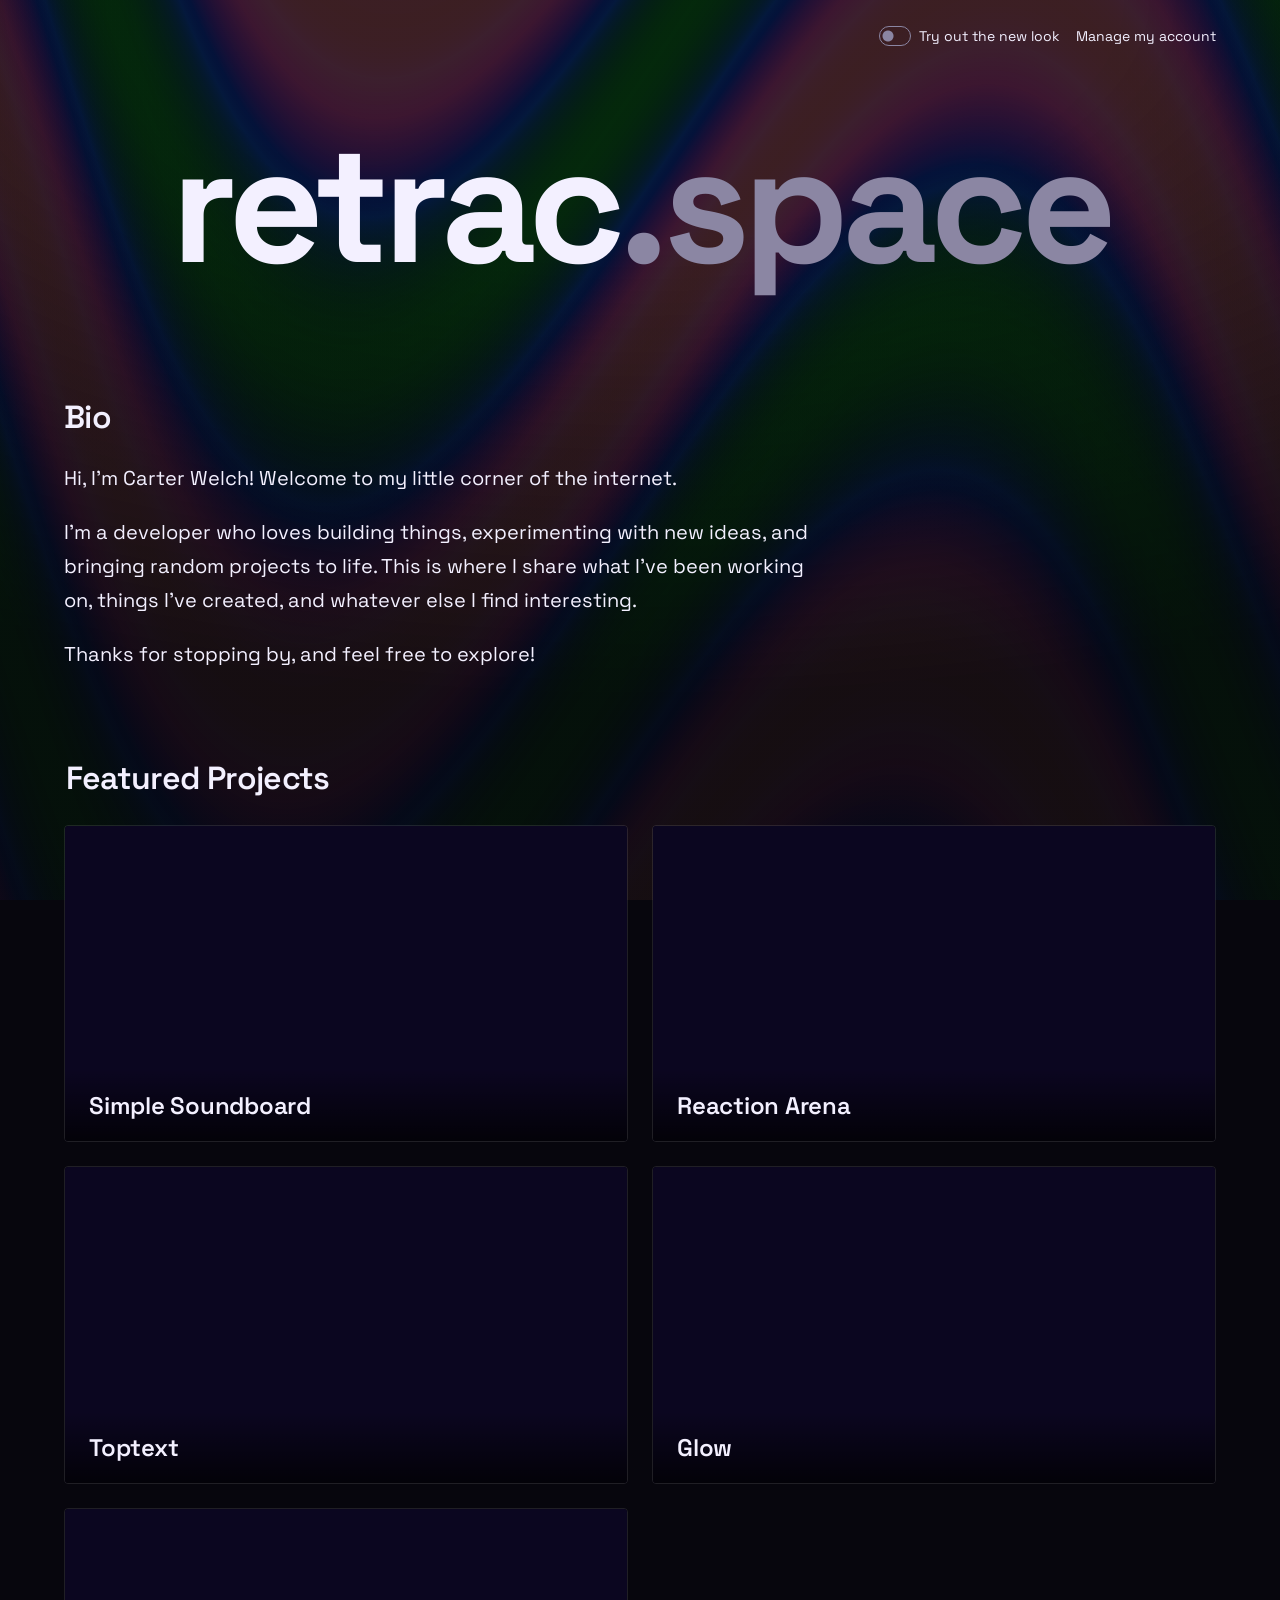
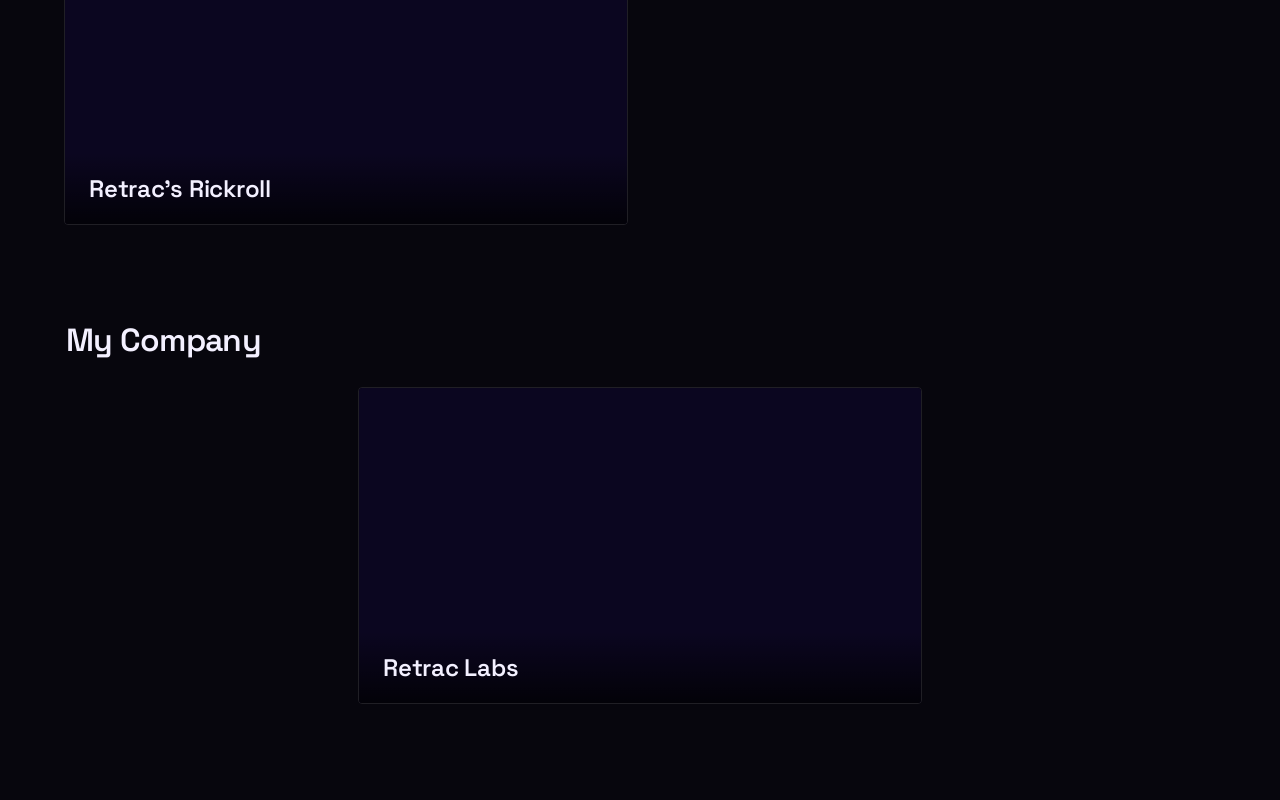
<file: index.html>
<!doctype html>
<html lang="en">
<head>
<meta charset="utf-8">
<meta name="viewport" content="width=device-width, initial-scale=1">
<title>retrac.space</title>
<script src="/new-look.js"></script>
<link rel="icon" href="favicon.ico" sizes="any">
<link rel="icon" href="favicon.png" type="image/png">
<link rel="preconnect" href="https://fonts.googleapis.com">
<link rel="preconnect" href="https://fonts.gstatic.com" crossorigin>
<link href="https://fonts.googleapis.com/css2?family=Space+Grotesk:wght@400;600;700&family=JetBrains+Mono:wght@400&display=swap" rel="stylesheet">
<script src="motion.js"></script>
<link rel="stylesheet" href="/new-look.css">
<link rel="stylesheet" href="styles.css">
</head>
<body>
<canvas id="bgcanvas" aria-hidden="true"></canvas>
<div class="background-veil" aria-hidden="true"></div>

<header class="hero site-content">
  <div class="header-controls">
    <button class="new-look-toggle" id="new-look-toggle" type="button" role="switch" aria-checked="false" hidden>Try out the new look</button>
    <nav class="account" id="account" aria-label="Account" aria-busy="true">
      <span class="account-placeholder" role="status"><span class="sr-only">Checking account status</span></span>
    </nav>
  </div>
  <h1 class="title">
    <span class="sr-only">retrac.space</span>
    <canvas id="title" aria-hidden="true"></canvas>
    <span id="title-letters" class="title-letters"></span>
  </h1>
</header>

<main class="site-content">
  <section class="bio" aria-labelledby="bio-heading">
    <div class="bio-content" id="bio-content">
      <div class="bio-copy">
        <h2 id="bio-heading">Bio</h2>
        <p>Hi, I'm Carter Welch! Welcome to my little corner of the internet.</p>
        <p>I'm a developer who loves building things, experimenting with new ideas, and bringing random projects to life. This is where I share what I've been working on, things I've created, and whatever else I find interesting.</p>
        <p>Thanks for stopping by, and feel free to explore!</p>
      </div>
    </div>
  </section>

<section class="projects" id="projects" aria-label="Featured Projects">
  <h2 class="projects-heading">
    <span class="sr-only">Featured Projects</span>
    <canvas id="projects-title" aria-hidden="true"></canvas>
  </h2>
</section>

<section class="projects company" id="company" aria-label="My Company">
  <h2 class="projects-heading">
    <span class="sr-only">My Company</span>
    <canvas id="company-title" aria-hidden="true"></canvas>
  </h2>
</section>
</main>

<canvas id="falling-title" class="falling-title" aria-hidden="true" hidden></canvas>
<div id="motion-notice" class="motion-notice" role="status" hidden>Unable to play that animation because you have reduce motion on.</div>
<script src="background.js"></script>
<script src="account.js"></script>
<script src="bio.js"></script>
<script src="main.js"></script>
</body>
</html>
</file>
<file: new-look.css>
.header-controls {
  display: flex;
  align-items: center;
  justify-content: flex-end;
  flex-wrap: wrap;
  gap: 4px 16px;
  min-width: 0;
  font-size: 14px;
}
.new-look-toggle {
  display: inline-flex;
  align-items: center;
  gap: 8px;
  flex-shrink: 0;
  min-height: 32px;
  border: 0;
  padding: 0;
  background: transparent;
  color: var(--fg);
  font: inherit;
  cursor: pointer;
}
.header-controls .account { min-width: 0; max-width: 100%; }
.new-look-toggle[hidden] { display: none; }
.new-look-toggle::before {
  content: "";
  width: 30px;
  height: 18px;
  border: 1px solid var(--muted);
  border-radius: 999px;
  background: radial-gradient(circle at 8px 50%, var(--muted) 5px, transparent 6px);
}
.new-look-toggle[aria-checked="true"]::before {
  border-color: var(--fg);
  background: radial-gradient(circle at 20px 50%, var(--fg) 5px, transparent 6px);
}
.new-look-toggle:focus-visible { outline: 2px solid var(--fg); outline-offset: 4px; }
</file>
<file: styles.css>
:root {
  --bg: #07060d;
  --fg: #f3f0ff;
  --muted: #8b86a3;
  --line: rgba(255, 255, 255, 0.1);
  --ease: cubic-bezier(.2, .8, .2, 1);
}

* { box-sizing: border-box; margin: 0; padding: 0; }

body {
  background: var(--bg);
  color: var(--fg);
  font-family: "Space Grotesk", system-ui, sans-serif;
  min-height: 100vh;
  isolation: isolate;
}

/* Decorative layers never intercept the existing title and card controls. */
#bgcanvas, .background-veil {
  position: fixed;
  inset: 0;
  width: 100%;
  height: 100%;
  pointer-events: none;
}
#bgcanvas { display: block; z-index: 0; }
.background-veil {
  z-index: 1;
  background:
    radial-gradient(115% 78% at 50% 0%, transparent 32%, rgba(5, 6, 10, .7) 100%),
    linear-gradient(rgba(5, 6, 10, .78), rgba(5, 6, 10, .78));
}
.site-content { position: relative; z-index: 2; }

.sr-only {
  position: absolute;
  width: 1px; height: 1px;
  overflow: hidden;
  clip: rect(0 0 0 0);
  white-space: nowrap;
}

/* ---------- Title ---------- */
.header-controls {
  position: absolute;
  top: 20px;
  left: 24px;
  right: 24px;
}
.account {
  display: flex;
  align-items: center;
  justify-content: flex-end;
  gap: 8px;
  min-height: 24px;
  color: var(--muted);
  font-size: 14px;
  line-height: 1.5;
}
.account-greeting {
  min-width: 0;
  overflow: hidden;
  text-overflow: ellipsis;
  white-space: nowrap;
}
.account a { flex-shrink: 0; color: var(--fg); text-decoration: none; }
.account a:hover { text-decoration: underline; }
.account a:focus-visible { outline: 2px solid var(--fg); outline-offset: 4px; }
.account-placeholder {
  width: 160px;
  max-width: 100%;
  height: 14px;
  border-radius: 3px;
  background: var(--line);
}

.hero {
  max-width: 1200px;
  margin: 0 auto;
  padding: clamp(96px, 12vh, 140px) 24px clamp(48px, 8vh, 96px);
  display: flex;
  justify-content: center;
}
.title {
  position: relative;
  /* font-size drives the canvas text size (read in main.js) */
  font-size: clamp(56px, 13vw, 168px);
  font-weight: 700;
  letter-spacing: -0.04em;
  line-height: 1;
}
.title canvas, .projects-heading canvas { display: block; }
.title-letters { position: absolute; inset: 0; }
.title-letter {
  position: absolute;
  top: 0;
  height: 100%;
  border: 0;
  background: transparent;
  color: inherit;
  cursor: pointer;
  border-radius: 4px;
  touch-action: manipulation;
}
.title-letter:focus-visible { outline: 2px solid var(--fg); outline-offset: 3px; }
.falling-title {
  position: fixed;
  inset: 0;
  z-index: 100;
  pointer-events: none;
}
.motion-notice {
  position: fixed;
  top: max(20px, env(safe-area-inset-top));
  right: max(20px, env(safe-area-inset-right));
  z-index: 101;
  width: min(360px, calc(100vw - 40px));
  padding: 18px 22px;
  border: 1px solid var(--line);
  border-radius: 12px;
  background: #171322;
  color: var(--fg);
  box-shadow: 0 12px 40px #0008;
  font-size: 14px;
  line-height: 1.5;
}

/* ---------- Bio ---------- */
.bio {
  max-width: 1200px;
  margin: 0 auto;
  padding: 0 24px clamp(56px, 8vw, 88px);
}
.bio-content { position: relative; max-width: 760px; }
.bio h2 {
  margin-bottom: 24px;
  font-size: clamp(24px, 4vw, 32px);
  font-weight: 600;
  letter-spacing: -0.02em;
}
.bio p { font-size: clamp(17px, 2vw, 20px); line-height: 1.7; }
.bio p + p { margin-top: 20px; }
/* Opacity preserves the real text's layout, selection and accessibility. */
.bio-content.is-revealing .bio-copy { opacity: 0; }
.bio-reveal {
  position: absolute;
  inset: 0;
  width: 100%;
  height: 100%;
  pointer-events: none;
}

/* ---------- Project cards ---------- */
.projects {
  max-width: 1200px;
  margin: 0 auto;
  padding: 0 24px 96px;
  display: grid;
  grid-template-columns: repeat(2, 1fr);
  gap: 24px;
}
.projects-heading {
  grid-column: 1 / -1;
  font-size: clamp(24px, 4vw, 32px);
  font-weight: 600;
  letter-spacing: -0.02em;
}
/* A lone company card keeps the grid's card width, centered on the row. */
.company .card {
  grid-column: 1 / -1;
  justify-self: center;
  width: calc(50% - 12px);
}
.card {
  display: block;
  color: inherit;
  text-decoration: none;
  position: relative;
  aspect-ratio: 16 / 9;
  border-radius: 4px;
  overflow: hidden;
  border: 1px solid var(--line);
  cursor: pointer;
  isolation: isolate;
  opacity: 0;
  transform: translateY(24px);
  transition: transform .5s var(--ease), border-color .4s, opacity .8s var(--ease);
}
.card.shown { opacity: 1; transform: none; }
.card.shown:hover, .card.shown.active {
  transform: translateY(-4px);
  border-color: rgba(255, 255, 255, 0.3);
}
.card:focus-visible {
  outline: 2px solid var(--fg);
  outline-offset: 4px;
}
.card canvas {
  position: absolute; inset: 0;
  width: 100%; height: 100%;
  display: block;
  z-index: -1;
}
.card .info {
  position: absolute; left: 0; right: 0; bottom: 0;
  padding: 20px 24px;
  background: linear-gradient(to top, rgba(0, 0, 0, 0.75), rgba(0, 0, 0, 0));
}
.card h2 { font-size: 24px; font-weight: 600; letter-spacing: -0.01em; }

@media (max-width: 720px) {
  .projects { grid-template-columns: 1fr; }
  .company .card { width: 100%; }
}
@media (max-width: 400px) {
  .header-controls { left: 16px; right: 16px; }
  .hero, .bio, .projects { padding-left: 16px; padding-right: 16px; }
}
@media (max-width: 640px) {
  .hero { padding-top: 112px; }
}
@media (prefers-reduced-motion: reduce) {
  .bio-content.is-revealing .bio-copy { opacity: 1; }
  .bio-reveal { display: none; }
  .card { transition: none; }
}

/* Mirror the system preference when testing with ?reduce_motion=true. */
:root[data-reduce-motion="true"] .bio-content.is-revealing .bio-copy { opacity: 1; }
:root[data-reduce-motion="true"] .bio-reveal { display: none; }
:root[data-reduce-motion="true"] .card { transition: none; }
</file>
